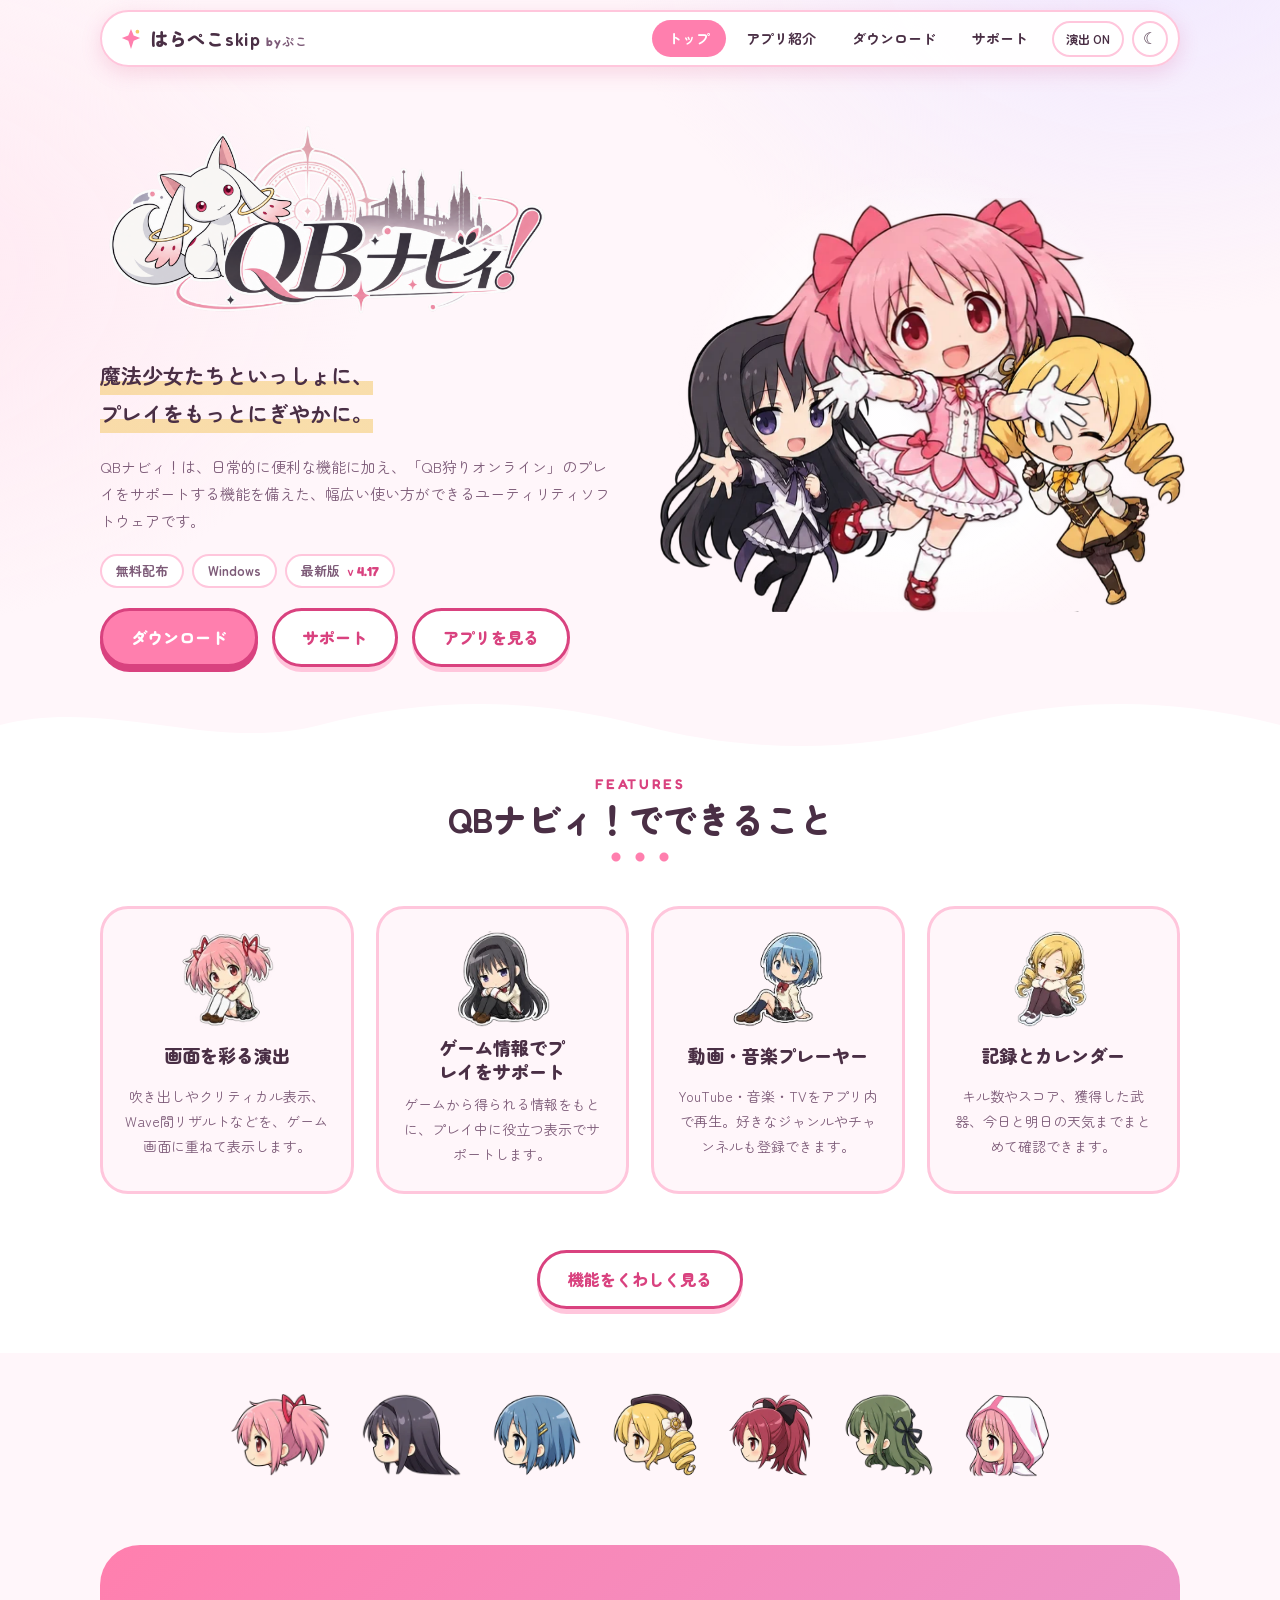
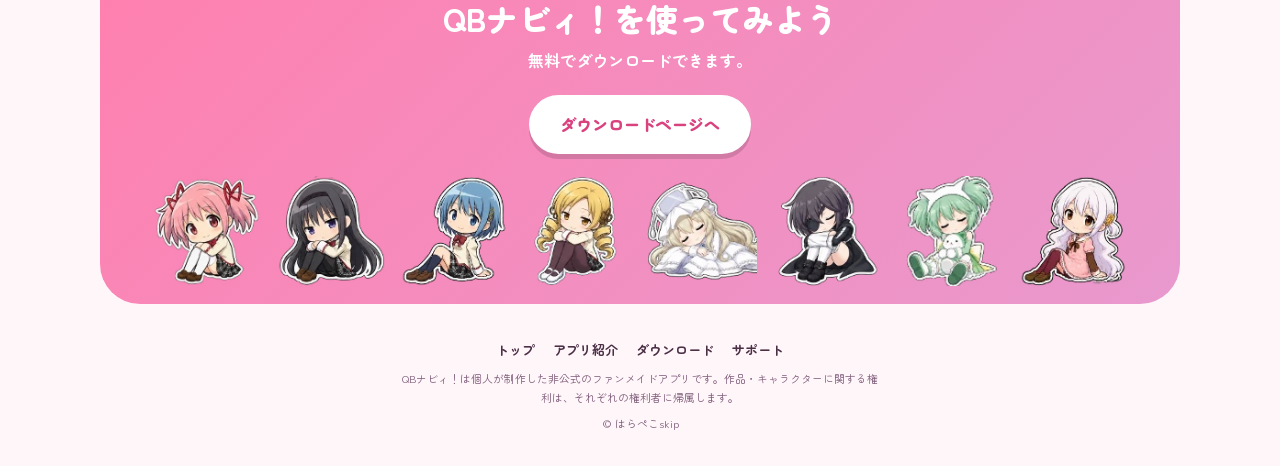
<file: index.html>
<!doctype html>
<html lang="ja">
<head>
<meta charset="utf-8">
<meta name="viewport" content="width=device-width,initial-scale=1">
<title>QBナビィ！ | はらぺこskip</title>
<meta name="description" content="日常で便利な機能と「QB狩りオンライン」のプレイサポート機能を備えたユーティリティソフト「QBナビィ！」の紹介サイト。">
<link rel="preconnect" href="https://fonts.googleapis.com"><link rel="preconnect" href="https://fonts.gstatic.com" crossorigin><link href="https://fonts.googleapis.com/css2?family=Fredoka:wght@500;600&family=Zen+Maru+Gothic:wght@500;700;900&display=swap" rel="stylesheet">
<link rel="stylesheet" href="assets/css/style.css">
</head>
<body>
<canvas id="sparkles" aria-hidden="true"></canvas>
<header class="site-header">
  <a class="brand" href="index.html"><svg viewBox="0 0 24 24" aria-hidden="true"><path fill="#ff7fae" d="M12 1l2.9 7.1L22 11l-7.1 2.9L12 23l-2.9-9.1L2 11l7.1-2.9z"/><circle cx="19" cy="4" r="2" fill="#f3c969"/></svg><span>はらぺこskip <small>byぷこ</small></span></a>
  <nav class="site-nav" aria-label="メインメニュー">
    <a href="index.html" aria-current="page">トップ</a><a href="features.html">アプリ紹介</a><a href="download.html">ダウンロード</a><a href="support.html">サポート</a>
    <button class="motion-btn" type="button" aria-pressed="true">演出 ON</button><button class="theme-btn" type="button" aria-label="ダークモードにする">☾</button>
  </nav>
</header>
<div class="wrap">
<main>
<section class="hero">
  <div class="hero-copy">
    <h1 class="logo-h"><img class="hero-logo" src="assets/img/logo.png" alt="QBナビィ！" width="800" height="400"></h1>
    <p class="hero-lead"><span>魔法少女たちといっしょに、</span><br><span>プレイをもっとにぎやかに。</span></p>
    <p class="hero-sub">QBナビィ！は、日常的に便利な機能に加え、「QB狩りオンライン」のプレイをサポートする機能を備えた、幅広い使い方ができるユーティリティソフトウェアです。</p>
    <div class="badges"><span class="badge">無料配布</span><span class="badge">Windows</span><span class="badge">最新版 <b>ｖ4.17</b></span></div>
    <div class="btn-row">
      <a class="btn btn-primary" href="download.html">ダウンロード</a>
      <a class="btn btn-ghost" href="support.html">サポート</a>
      <a class="btn btn-ghost" href="features.html">アプリを見る</a>
    </div>
  </div>
  <div class="stage" aria-label="キャラクターをタップするとふきだしが出ます">
    <canvas id="stage-fx" aria-hidden="true"></canvas>
    <span class="bubble" role="status" aria-live="polite"></span>
    <button class="ch ch-l" type="button" aria-label="ふきだしを出す"><img src="assets/img/chars/homura_2.webp" alt=""></button>
    <button class="ch ch-r" type="button" aria-label="ふきだしを出す"><img src="assets/img/chars/mami_3.webp" alt=""></button>
    <button class="ch ch-main" type="button" aria-label="ふきだしを出す"><img src="assets/img/chars/madoka_1.webp" alt=""></button>
  </div>
</section>
<svg class="wave" viewBox="0 0 1440 56" preserveAspectRatio="none" aria-hidden="true"><path d="M0 30 C120 2 240 58 360 30 S600 2 720 30 S960 58 1080 30 S1320 2 1440 30 V56 H0 Z"/></svg>
<div class="band">
  <div class="sec-title" style="padding-top:20px"><span class="en">FEATURES</span><h2>QBナビィ！でできること</h2></div>
  <div class="pickup">
    <div class="pick"><img src="assets/img/chibi/madoka.webp" alt="" width="96" height="96"><h3>画面を彩る演出</h3><p>吹き出しやクリティカル表示、Wave間リザルトなどを、ゲーム画面に重ねて表示します。</p></div>
    <div class="pick"><img src="assets/img/chibi/homura.webp" alt="" width="96" height="96"><h3>ゲーム情報でプレイをサポート</h3><p>ゲームから得られる情報をもとに、プレイ中に役立つ表示でサポートします。</p></div>
    <div class="pick"><img src="assets/img/chibi/aosaya.webp" alt="" width="96" height="96"><h3>動画・音楽プレーヤー</h3><p>YouTube・音楽・TVをアプリ内で再生。好きなジャンルやチャンネルも登録できます。</p></div>
    <div class="pick"><img src="assets/img/chibi/mami.webp" alt="" width="96" height="96"><h3>記録とカレンダー</h3><p>キル数やスコア、獲得した武器、今日と明日の天気までまとめて確認できます。</p></div>
  </div>
  <p class="pick-note"><a class="btn btn-ghost" href="features.html">機能をくわしく見る</a></p>
</div>
<section class="faces" aria-label="キャラクター">
  <img src="assets/img/faces/face_01.webp" alt="" height="84"><img src="assets/img/faces/face_02.webp" alt="" height="84"><img src="assets/img/faces/face_03.webp" alt="" height="84"><img src="assets/img/faces/face_04.webp" alt="" height="84"><img src="assets/img/faces/face_05.webp" alt="" height="84"><img src="assets/img/faces/face_07.webp" alt="" height="84"><img src="assets/img/faces/face_12.webp" alt="" height="84">
</section>
<section class="cta">
  <h2>QBナビィ！を使ってみよう</h2>
  <p>無料でダウンロードできます。</p>
  <a class="btn" href="download.html">ダウンロードページへ</a>
  <div class="cta-row"><img src="assets/img/chibi/madoka.webp" alt=""><img src="assets/img/chibi/homura.webp" alt=""><img src="assets/img/chibi/aosaya.webp" alt=""><img src="assets/img/chibi/mami.webp" alt=""><img src="assets/img/chibi/oriko.webp" alt=""><img src="assets/img/chibi/kirika.webp" alt=""><img src="assets/img/chibi/yuma.webp" alt=""><img src="assets/img/chibi/nagisa.webp" alt=""></div>
</section>
</main>
</div>
<footer class="site-footer">
  <div class="f-nav"><a href="index.html">トップ</a><a href="features.html">アプリ紹介</a><a href="download.html">ダウンロード</a><a href="support.html">サポート</a></div>
  <small>QBナビィ！は個人が制作した非公式のファンメイドアプリです。作品・キャラクターに関する権利は、それぞれの権利者に帰属します。</small>
  <small>© はらぺこskip</small>
</footer>
<script src="assets/js/main.js"></script>
</body>
</html>
</file>
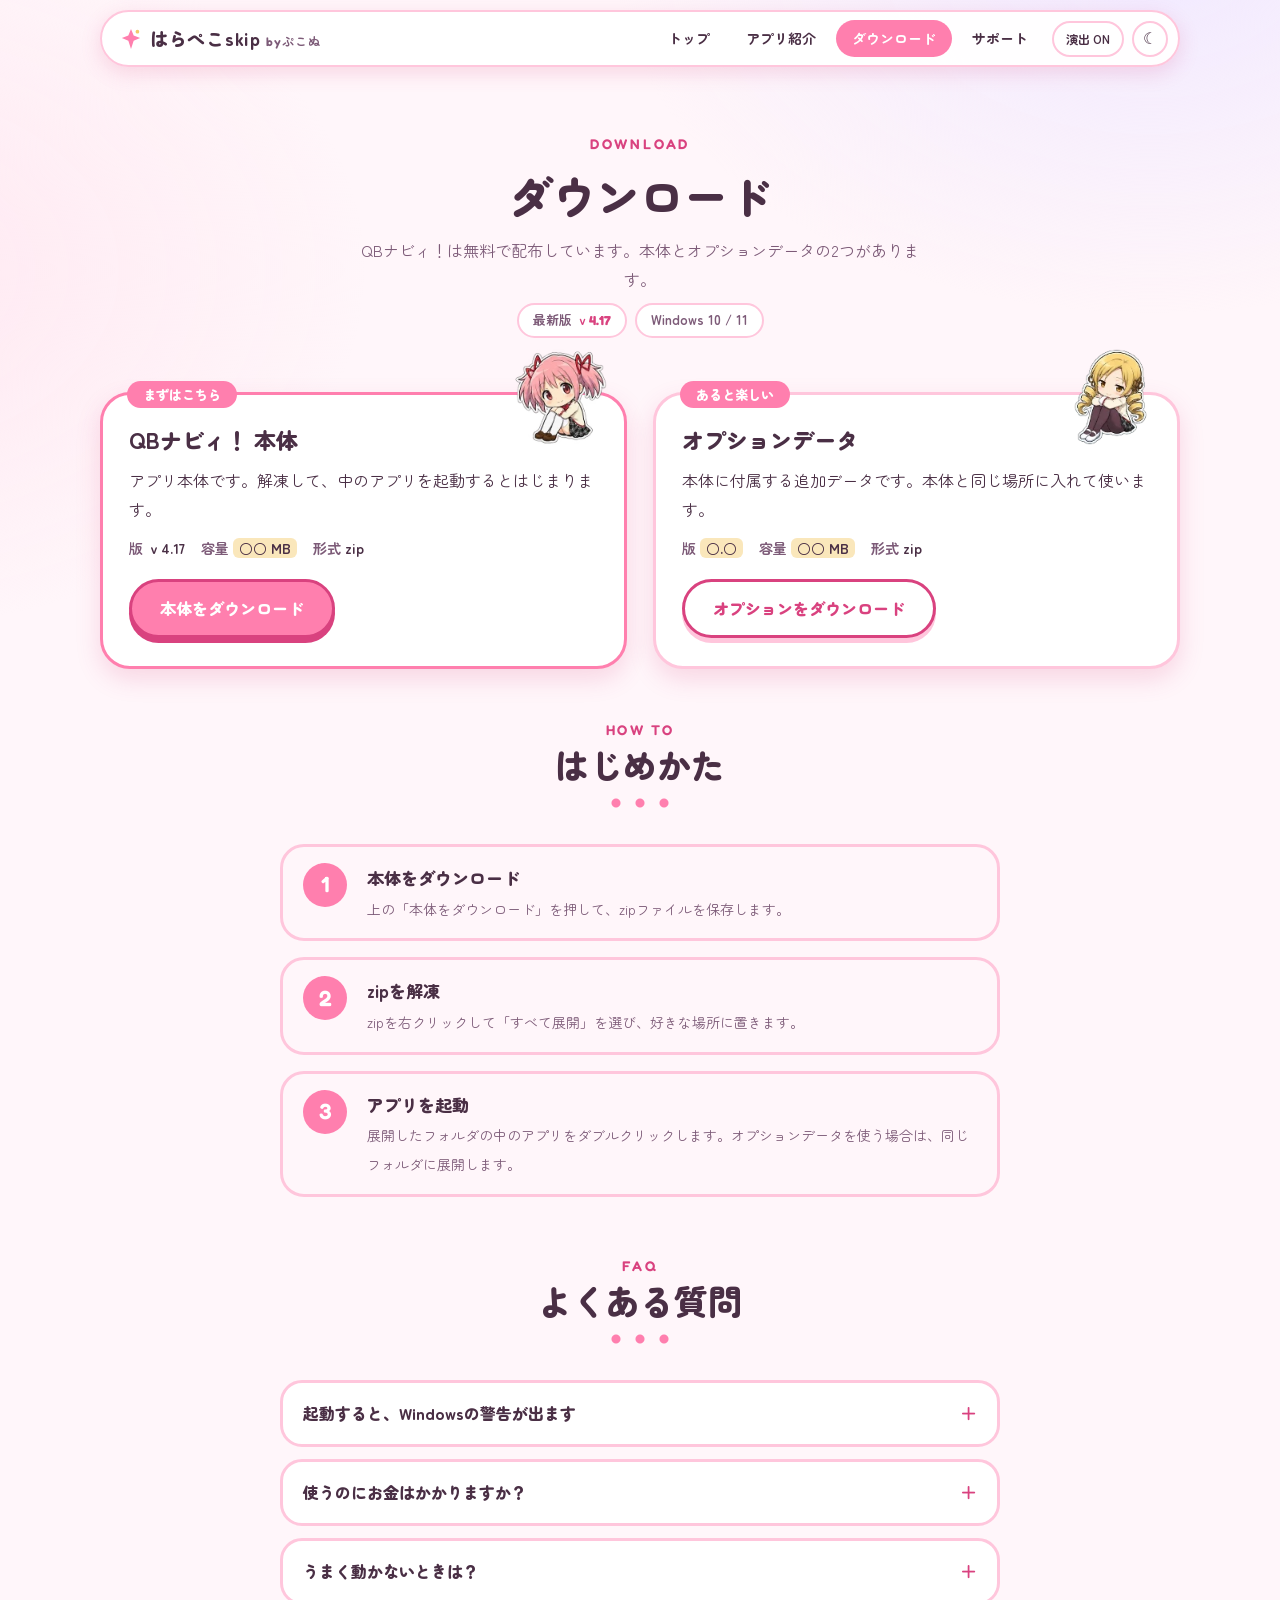
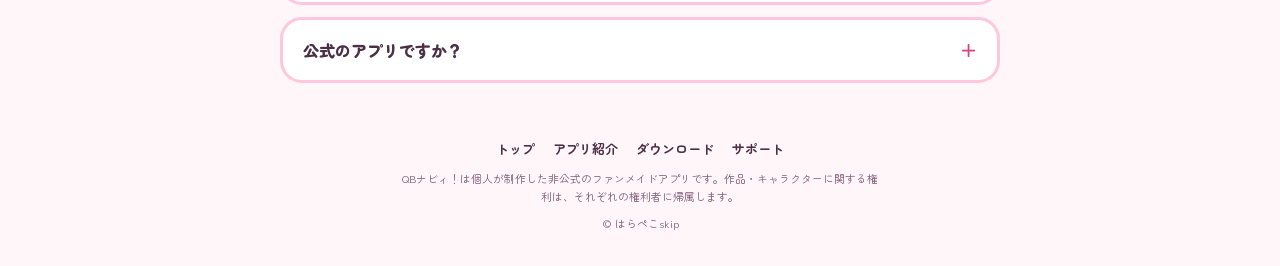
<file: download.html>
<!doctype html>
<html lang="ja">
<head>
<meta charset="utf-8">
<meta name="viewport" content="width=device-width,initial-scale=1">
<title>ダウンロード | QBナビィ！ | はらぺこskip</title>
<meta name="description" content="QBナビィ！の本体とオプションデータの無料ダウンロード。">
<link rel="preconnect" href="https://fonts.googleapis.com"><link rel="preconnect" href="https://fonts.gstatic.com" crossorigin><link href="https://fonts.googleapis.com/css2?family=Fredoka:wght@500;600&family=Zen+Maru+Gothic:wght@500;700;900&display=swap" rel="stylesheet">
<link rel="stylesheet" href="assets/css/style.css">
</head>
<body>
<canvas id="sparkles" aria-hidden="true"></canvas>
<header class="site-header">
  <a class="brand" href="index.html"><svg viewBox="0 0 24 24" aria-hidden="true"><path fill="#ff7fae" d="M12 1l2.9 7.1L22 11l-7.1 2.9L12 23l-2.9-9.1L2 11l7.1-2.9z"/><circle cx="19" cy="4" r="2" fill="#f3c969"/></svg><span>はらぺこskip <small>byぷこぬ</small></span></a>
  <nav class="site-nav" aria-label="メインメニュー">
    <a href="index.html">トップ</a><a href="features.html">アプリ紹介</a><a href="download.html" aria-current="page">ダウンロード</a><a href="support.html">サポート</a>
    <button class="motion-btn" type="button" aria-pressed="true">演出 ON</button><button class="theme-btn" type="button" aria-label="ダークモードにする">☾</button>
  </nav>
</header>
<div class="wrap">
<main>
<div class="page-head">
  <span class="en">DOWNLOAD</span>
  <h1>ダウンロード</h1>
  <p>QBナビィ！は無料で配布しています。本体とオプションデータの2つがあります。</p>
  <div class="badges"><span class="badge">最新版 <b>ｖ4.17</b></span><span class="badge">Windows 10 / 11</span></div>
</div>
<div class="dl-grid" style="padding-top:34px">
  <article class="dl-card main">
    <span class="ribbon">まずはこちら</span>
    <img class="chibi" src="assets/img/chibi/madoka.webp" alt="">
    <h2>QBナビィ！ 本体</h2>
    <p>アプリ本体です。解凍して、中のアプリを起動するとはじまります。</p>
    <div class="dl-meta"><span>版 <b>ｖ4.17</b></span><span>容量 <b class="ph">○○ MB</b></span><span>形式 <b>zip</b></span></div>
    <a class="btn btn-primary" href="downloads/QBnavi_main.zip" download>本体をダウンロード</a>
  </article>
  <article class="dl-card">
    <span class="ribbon">あると楽しい</span>
    <img class="chibi" src="assets/img/chibi/mami.webp" alt="">
    <h2>オプションデータ</h2>
    <p>本体に付属する追加データです。本体と同じ場所に入れて使います。</p>
    <div class="dl-meta"><span>版 <b class="ph">○.○</b></span><span>容量 <b class="ph">○○ MB</b></span><span>形式 <b>zip</b></span></div>
    <a class="btn btn-ghost" href="downloads/QBnavi_option.zip" download>オプションをダウンロード</a>
  </article>
</div>
<div class="sec-title"><span class="en">HOW TO</span><h2>はじめかた</h2></div>
<ol class="steps">
  <li><div><b>本体をダウンロード</b><span>上の「本体をダウンロード」を押して、zipファイルを保存します。</span></div></li>
  <li><div><b>zipを解凍</b><span>zipを右クリックして「すべて展開」を選び、好きな場所に置きます。</span></div></li>
  <li><div><b>アプリを起動</b><span>展開したフォルダの中のアプリをダブルクリックします。オプションデータを使う場合は、同じフォルダに展開します。</span></div></li>
</ol>
<div class="sec-title" style="margin-top:56px"><span class="en">FAQ</span><h2>よくある質問</h2></div>
<div class="faq">
  <details><summary>起動すると、Windowsの警告が出ます</summary><p>個人で配布しているアプリのため、Windowsが「発行元を確認できません」と表示することがあります。配布元がこのサイトであることを確認したうえで、「詳細情報」から実行してください。</p></details>
  <details><summary>使うのにお金はかかりますか？</summary><p>かかりません。本体もオプションデータも無料で配布しています。</p></details>
  <details><summary>うまく動かないときは？</summary><p>バージョンと症状を書いて、<a href="support.html">サポート</a>の掲示板に投稿してください。</p></details>
  <details><summary>公式のアプリですか？</summary><p>いいえ。個人が制作した非公式のファンメイドアプリです。</p></details>
</div>
</main>
</div>
<footer class="site-footer">
  <div class="f-nav"><a href="index.html">トップ</a><a href="features.html">アプリ紹介</a><a href="download.html">ダウンロード</a><a href="support.html">サポート</a></div>
  <small>QBナビィ！は個人が制作した非公式のファンメイドアプリです。作品・キャラクターに関する権利は、それぞれの権利者に帰属します。</small>
  <small>© はらぺこskip</small>
</footer>
<script src="assets/js/main.js"></script>
</body>
</html>
</file>
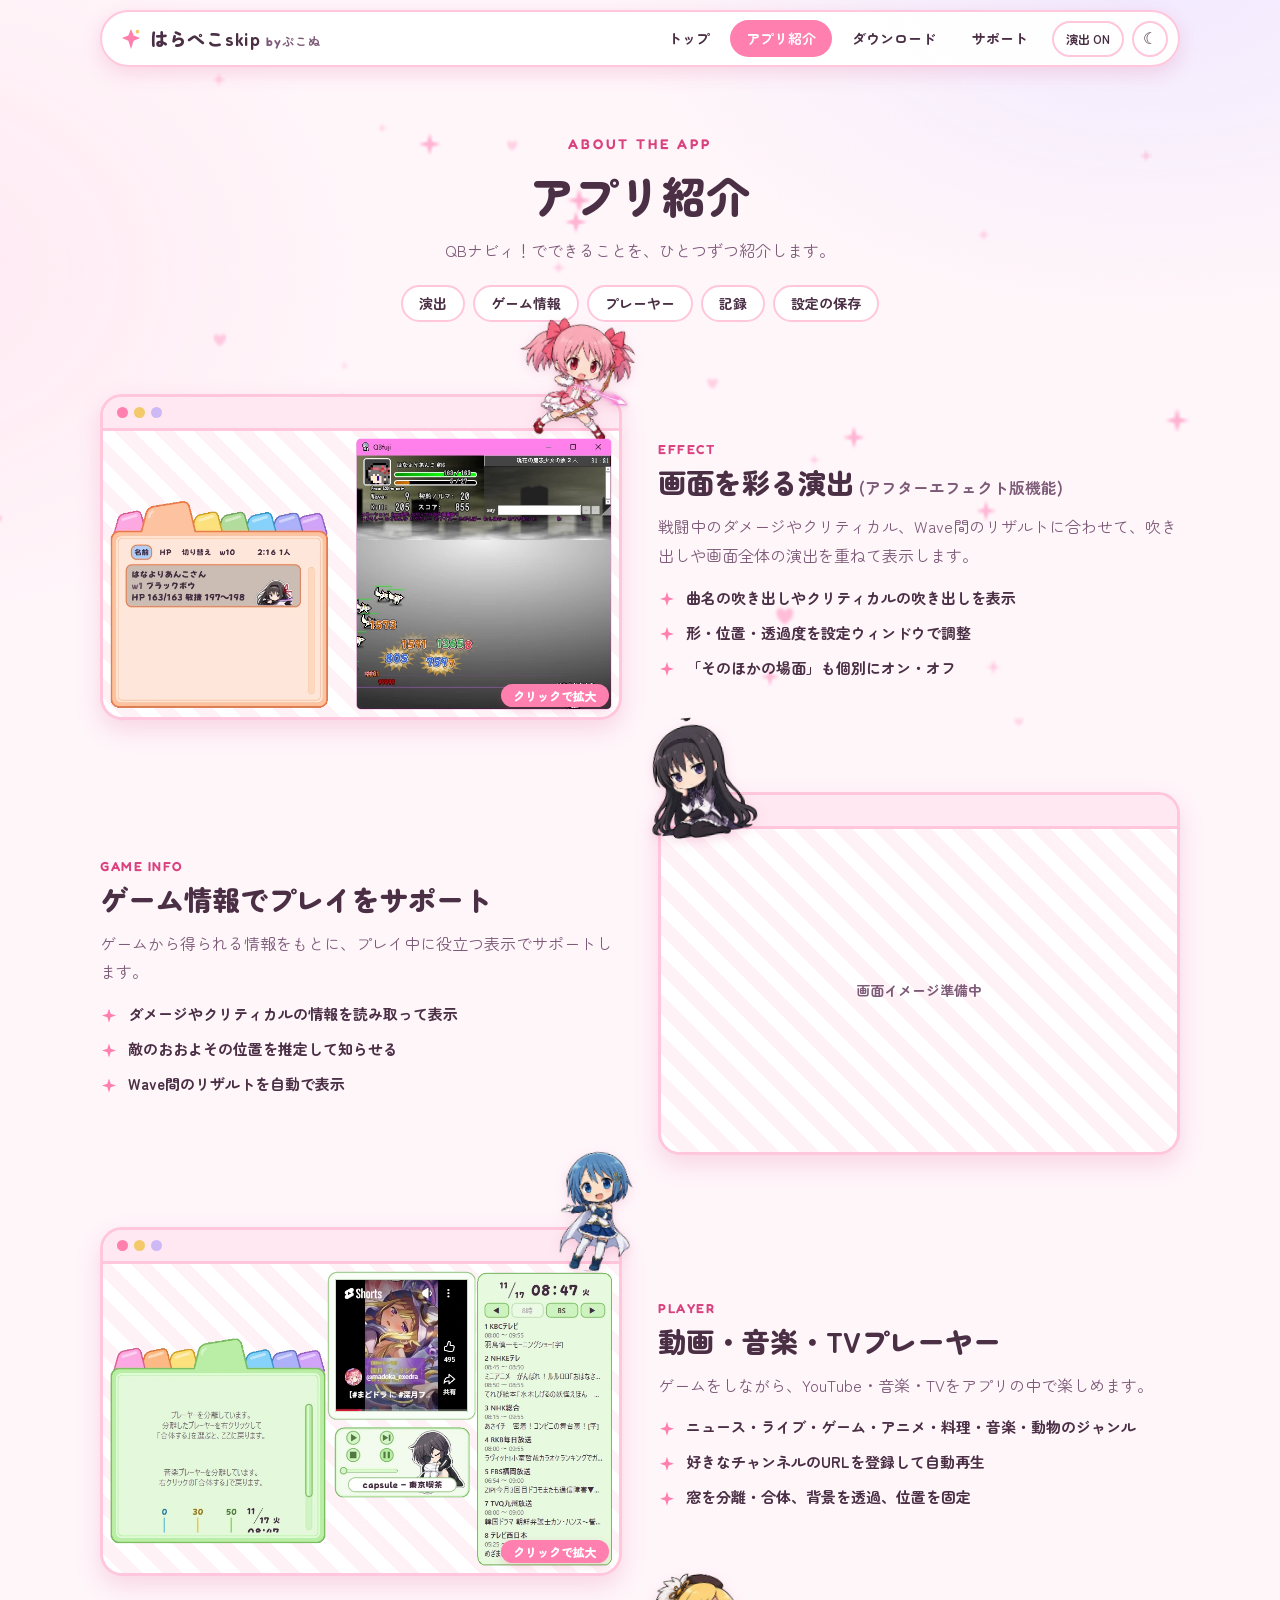
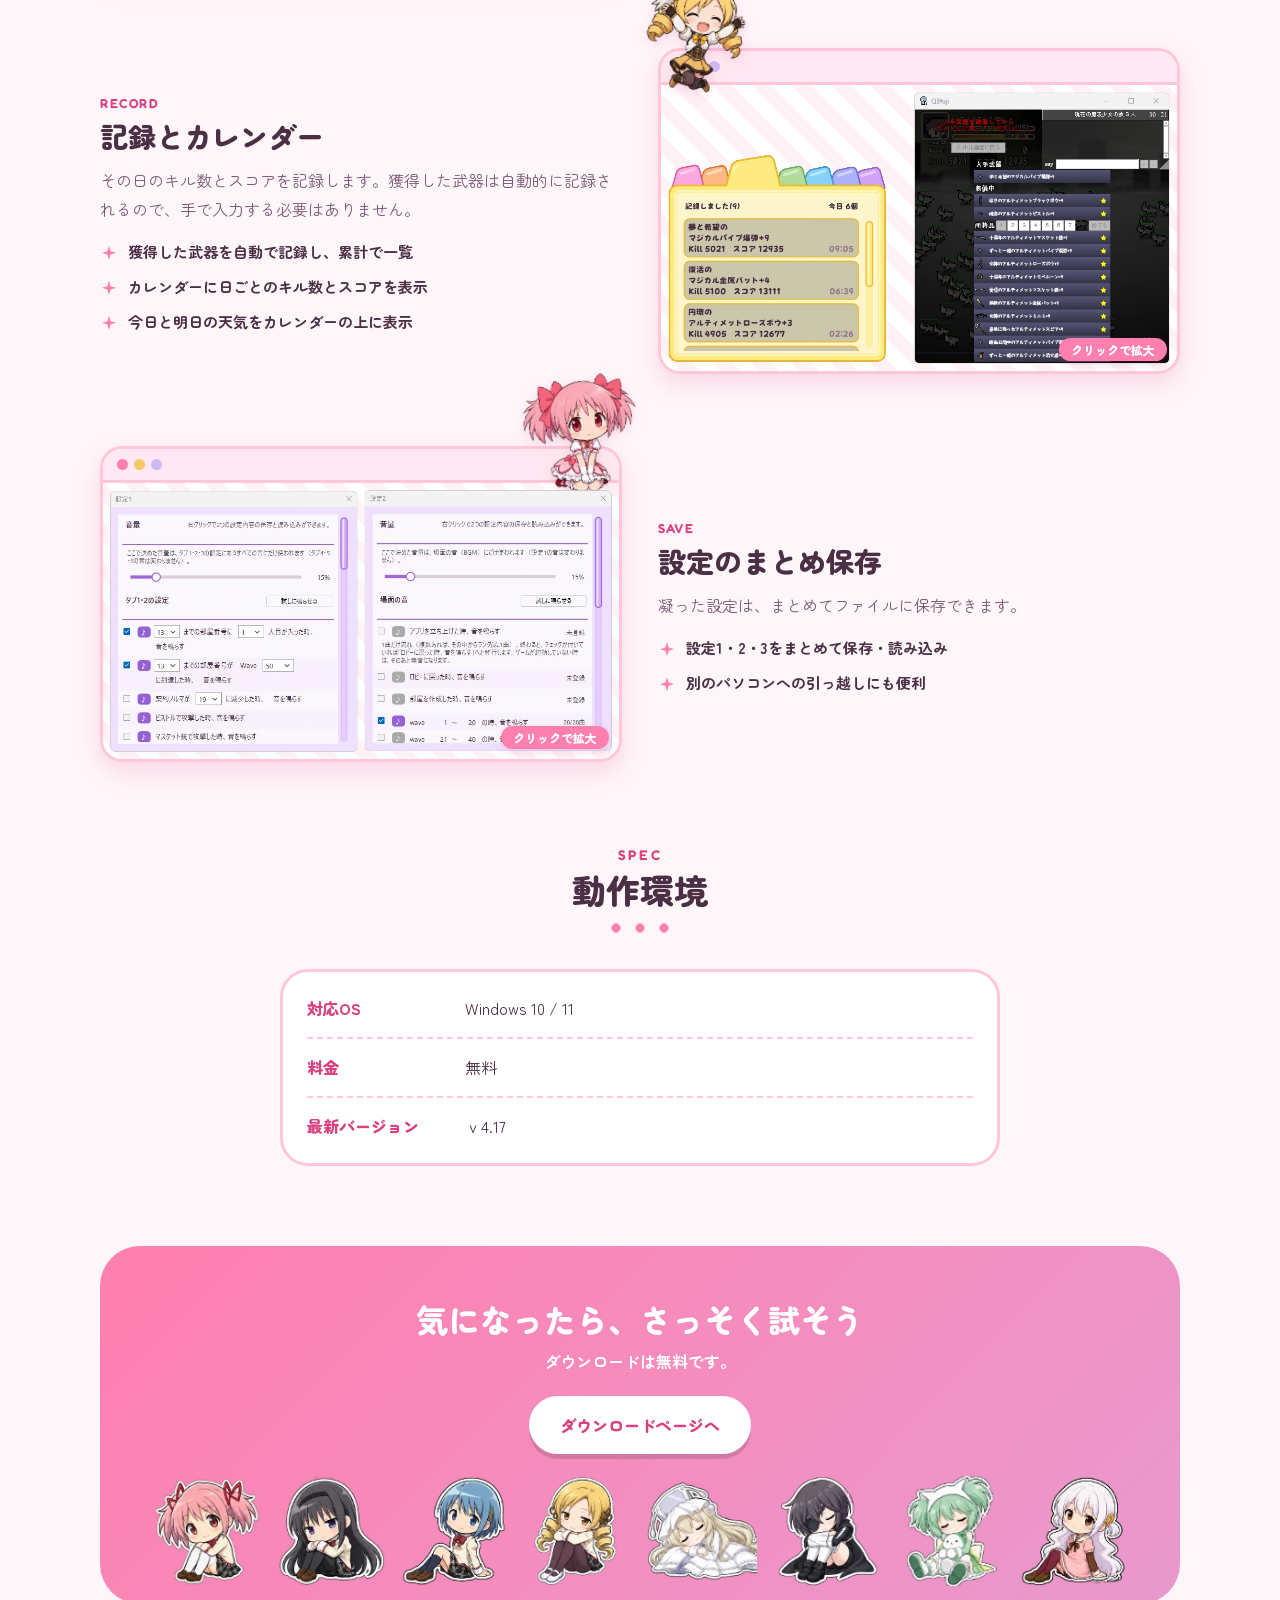
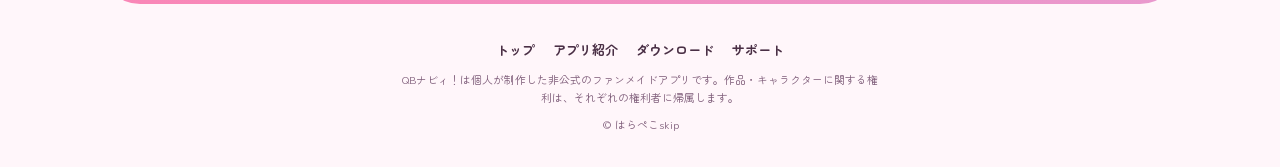
<file: features.html>
<!doctype html>
<html lang="ja">
<head>
<meta charset="utf-8">
<meta name="viewport" content="width=device-width,initial-scale=1">
<title>アプリ紹介 | QBナビィ！ | はらぺこskip</title>
<meta name="description" content="QBナビィ！でできることの紹介。">
<link rel="preconnect" href="https://fonts.googleapis.com"><link rel="preconnect" href="https://fonts.gstatic.com" crossorigin><link href="https://fonts.googleapis.com/css2?family=Fredoka:wght@500;600&family=Zen+Maru+Gothic:wght@500;700;900&display=swap" rel="stylesheet">
<link rel="stylesheet" href="assets/css/style.css">
</head>
<body>
<canvas id="sparkles" aria-hidden="true"></canvas>
<header class="site-header">
  <a class="brand" href="index.html"><svg viewBox="0 0 24 24" aria-hidden="true"><path fill="#ff7fae" d="M12 1l2.9 7.1L22 11l-7.1 2.9L12 23l-2.9-9.1L2 11l7.1-2.9z"/><circle cx="19" cy="4" r="2" fill="#f3c969"/></svg><span>はらぺこskip <small>byぷこぬ</small></span></a>
  <nav class="site-nav" aria-label="メインメニュー">
    <a href="index.html">トップ</a><a href="features.html" aria-current="page">アプリ紹介</a><a href="download.html">ダウンロード</a><a href="support.html">サポート</a>
    <button class="motion-btn" type="button" aria-pressed="true">演出 ON</button><button class="theme-btn" type="button" aria-label="ダークモードにする">☾</button>
  </nav>
</header>
<div class="wrap">
<main>
<div class="page-head">
  <span class="en">ABOUT THE APP</span>
  <h1>アプリ紹介</h1>
  <p>QBナビィ！でできることを、ひとつずつ紹介します。</p>
</div>
<nav class="chips" aria-label="機能の目次">
  <a href="#f-effect">演出</a><a href="#f-info">ゲーム情報</a><a href="#f-player">プレーヤー</a><a href="#f-record">記録</a><a href="#f-save">設定の保存</a>
</nav>
<section class="feature" id="f-effect">
  <div class="shot">
    <img class="peek" src="assets/img/chars/madoka_5.webp" alt="">
    <div class="shot-bar"><i></i><i></i><i></i></div>
    <div class="shot-body has-img"><button class="zoom" type="button" aria-label="画面を彩る演出の画像を拡大する"><img src="assets/img/shots/001_critical.webp" alt="画面を彩る演出" loading="lazy"><span class="zoom-hint">クリックで拡大</span></button></div>
  </div>
  <div>
    <span class="f-tag">EFFECT</span>
    <h2>画面を彩る演出<small>(アフターエフェクト版機能)</small></h2>
    <p>戦闘中のダメージやクリティカル、Wave間のリザルトに合わせて、吹き出しや画面全体の演出を重ねて表示します。</p>
    <ul class="points"><li>曲名の吹き出しやクリティカルの吹き出しを表示</li><li>形・位置・透過度を設定ウィンドウで調整</li><li>「そのほかの場面」も個別にオン・オフ</li></ul>
  </div>
</section>
<section class="feature" id="f-info">
  <div class="shot">
    <img class="peek" src="assets/img/chars/homura_4.webp" alt="">
    <div class="shot-bar"><i></i><i></i><i></i></div>
    <div class="shot-body"><span>画面イメージ準備中</span></div>
  </div>
  <div>
    <span class="f-tag">GAME INFO</span>
    <h2>ゲーム情報でプレイをサポート</h2>
    <p>ゲームから得られる情報をもとに、プレイ中に役立つ表示でサポートします。</p>
    <ul class="points"><li>ダメージやクリティカルの情報を読み取って表示</li><li>敵のおおよその位置を推定して知らせる</li><li>Wave間のリザルトを自動で表示</li></ul>
  </div>
</section>
<section class="feature" id="f-player">
  <div class="shot">
    <img class="peek" src="assets/img/chars/sayaka_1.webp" alt="">
    <div class="shot-bar"><i></i><i></i><i></i></div>
    <div class="shot-body has-img"><button class="zoom" type="button" aria-label="動画・音楽・TVプレーヤーの画像を拡大する"><img src="assets/img/shots/003_player.webp" alt="動画・音楽・TVプレーヤー" loading="lazy"><span class="zoom-hint">クリックで拡大</span></button></div>
  </div>
  <div>
    <span class="f-tag">PLAYER</span>
    <h2>動画・音楽・TVプレーヤー</h2>
    <p>ゲームをしながら、YouTube・音楽・TVをアプリの中で楽しめます。</p>
    <ul class="points"><li>ニュース・ライブ・ゲーム・アニメ・料理・音楽・動物のジャンル</li><li>好きなチャンネルのURLを登録して自動再生</li><li>窓を分離・合体、背景を透過、位置を固定</li></ul>
  </div>
</section>
<section class="feature" id="f-record">
  <div class="shot">
    <img class="peek" src="assets/img/chars/mami_6.webp" alt="">
    <div class="shot-bar"><i></i><i></i><i></i></div>
    <div class="shot-body has-img"><button class="zoom" type="button" aria-label="記録とカレンダーの画像を拡大する"><img src="assets/img/shots/004_buki.webp" alt="記録とカレンダー" loading="lazy"><span class="zoom-hint">クリックで拡大</span></button></div>
  </div>
  <div>
    <span class="f-tag">RECORD</span>
    <h2>記録とカレンダー</h2>
    <p>その日のキル数とスコアを記録します。獲得した武器は自動的に記録されるので、手で入力する必要はありません。</p>
    <ul class="points"><li>獲得した武器を自動で記録し、累計で一覧</li><li>カレンダーに日ごとのキル数とスコアを表示</li><li>今日と明日の天気をカレンダーの上に表示</li></ul>
  </div>
</section>
<section class="feature" id="f-save">
  <div class="shot">
    <img class="peek" src="assets/img/chars/madoka_2.webp" alt="">
    <div class="shot-bar"><i></i><i></i><i></i></div>
    <div class="shot-body has-img"><button class="zoom" type="button" aria-label="設定のまとめ保存の画像を拡大する"><img src="assets/img/shots/005_settei.webp" alt="設定のまとめ保存" loading="lazy"><span class="zoom-hint">クリックで拡大</span></button></div>
  </div>
  <div>
    <span class="f-tag">SAVE</span>
    <h2>設定のまとめ保存</h2>
    <p>凝った設定は、まとめてファイルに保存できます。</p>
    <ul class="points"><li>設定1・2・3をまとめて保存・読み込み</li><li>別のパソコンへの引っ越しにも便利</li></ul>
  </div>
</section>
<section class="spec">
  <div class="sec-title"><span class="en">SPEC</span><h2>動作環境</h2></div>
  <dl class="spec-card">
    <div class="spec-row"><dt>対応OS</dt><dd>Windows 10 / 11</dd></div>
    <div class="spec-row"><dt>料金</dt><dd>無料</dd></div>
    <div class="spec-row"><dt>最新バージョン</dt><dd>ｖ4.17</dd></div>
  </dl>
</section>
<section class="cta"><h2>気になったら、さっそく試そう</h2><p>ダウンロードは無料です。</p><a class="btn" href="download.html">ダウンロードページへ</a><div class="cta-row"><img src="assets/img/chibi/madoka.webp" alt=""><img src="assets/img/chibi/homura.webp" alt=""><img src="assets/img/chibi/aosaya.webp" alt=""><img src="assets/img/chibi/mami.webp" alt=""><img src="assets/img/chibi/oriko.webp" alt=""><img src="assets/img/chibi/kirika.webp" alt=""><img src="assets/img/chibi/yuma.webp" alt=""><img src="assets/img/chibi/nagisa.webp" alt=""></div></section>
</main>
</div>
<footer class="site-footer">
  <div class="f-nav"><a href="index.html">トップ</a><a href="features.html">アプリ紹介</a><a href="download.html">ダウンロード</a><a href="support.html">サポート</a></div>
  <small>QBナビィ！は個人が制作した非公式のファンメイドアプリです。作品・キャラクターに関する権利は、それぞれの権利者に帰属します。</small>
  <small>© はらぺこskip</small>
</footer>
<script src="assets/js/main.js"></script>
</body>
</html>
</file>
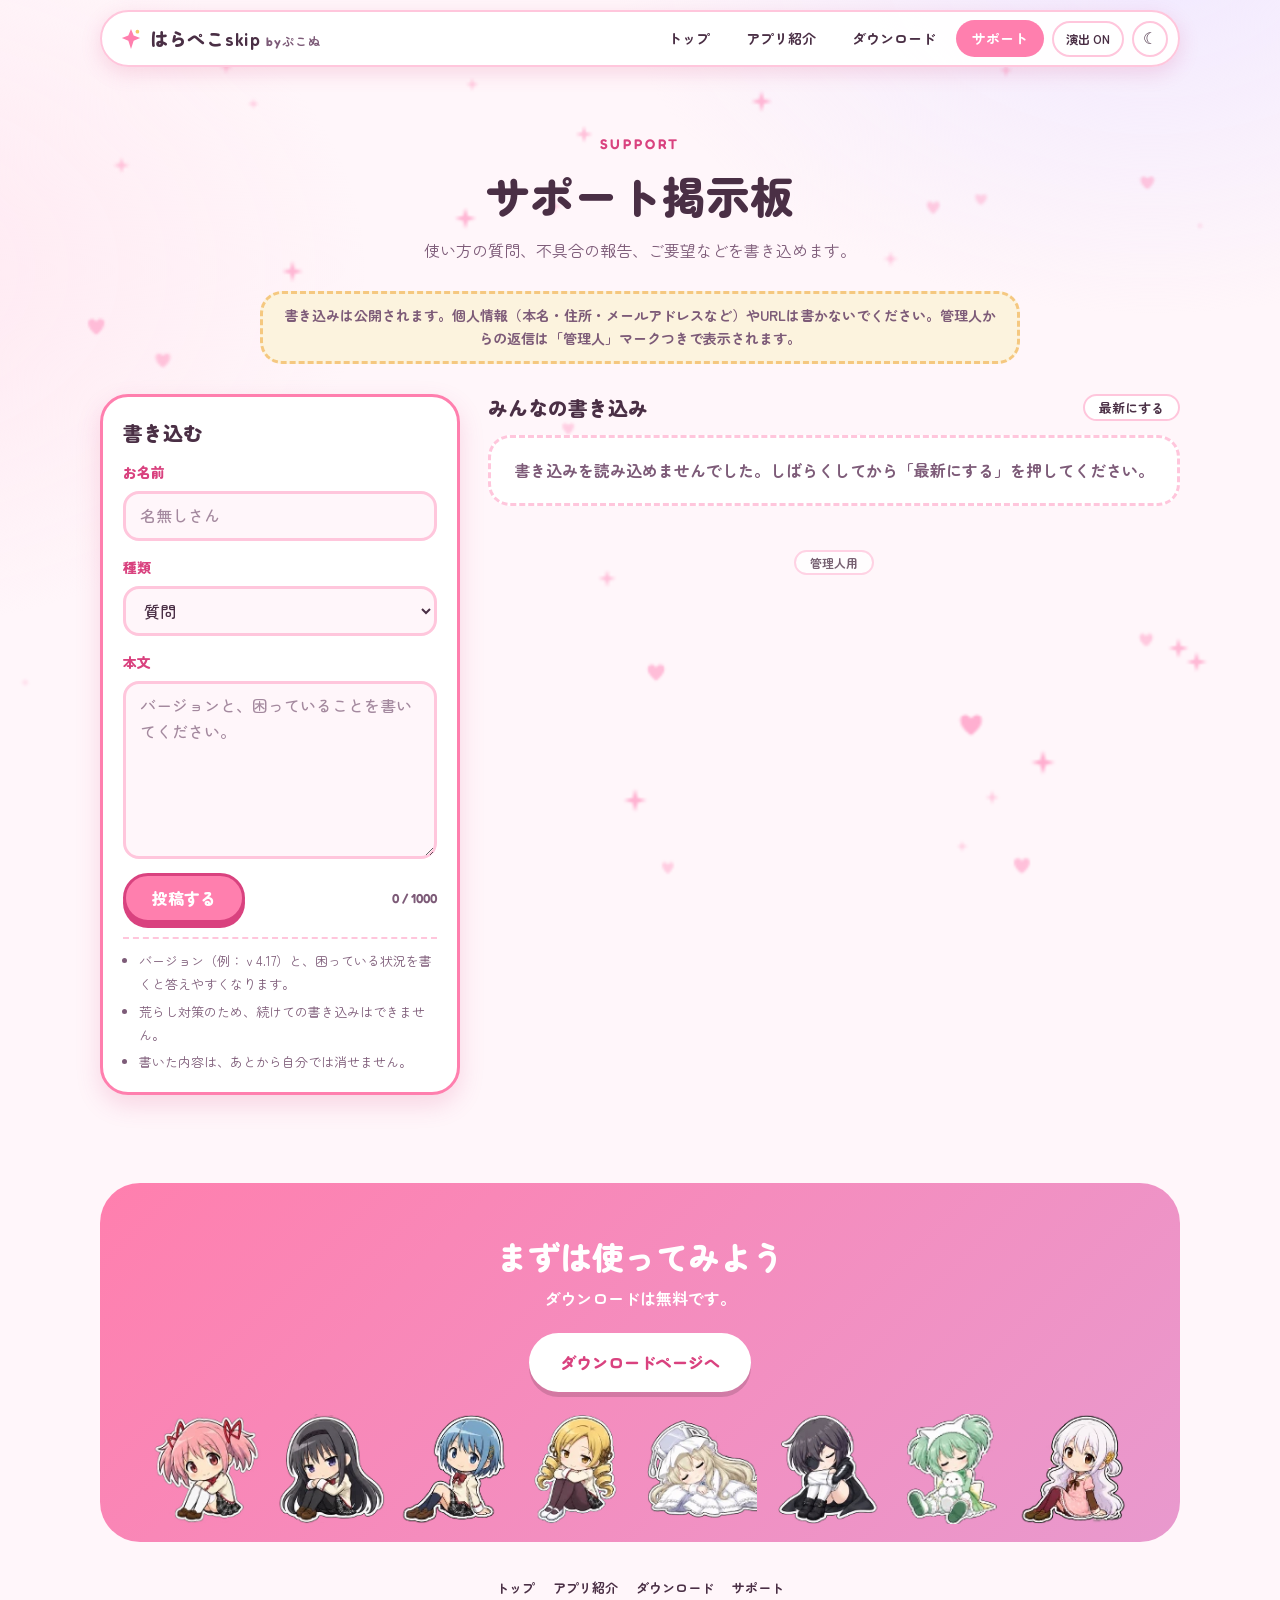
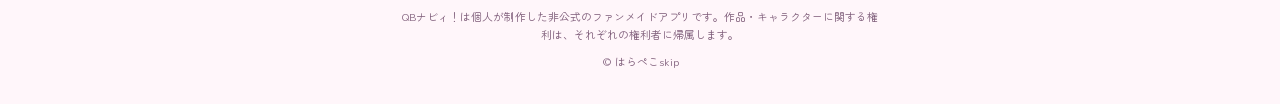
<file: support.html>
<!doctype html>
<html lang="ja">
<head>
<meta charset="utf-8">
<meta name="viewport" content="width=device-width,initial-scale=1">
<title>サポート | QBナビィ！ | はらぺこskip</title>
<meta name="description" content="QBナビィ！のサポート掲示板。">
<link rel="preconnect" href="https://fonts.googleapis.com"><link rel="preconnect" href="https://fonts.gstatic.com" crossorigin><link href="https://fonts.googleapis.com/css2?family=Fredoka:wght@500;600&family=Zen+Maru+Gothic:wght@500;700;900&display=swap" rel="stylesheet">
<link rel="stylesheet" href="assets/css/style.css">
</head>
<body>
<canvas id="sparkles" aria-hidden="true"></canvas>
<header class="site-header">
  <a class="brand" href="index.html"><svg viewBox="0 0 24 24" aria-hidden="true"><path fill="#ff7fae" d="M12 1l2.9 7.1L22 11l-7.1 2.9L12 23l-2.9-9.1L2 11l7.1-2.9z"/><circle cx="19" cy="4" r="2" fill="#f3c969"/></svg><span>はらぺこskip <small>byぷこぬ</small></span></a>
  <nav class="site-nav" aria-label="メインメニュー">
    <a href="index.html">トップ</a><a href="features.html">アプリ紹介</a><a href="download.html">ダウンロード</a><a href="support.html" aria-current="page">サポート</a>
    <button class="motion-btn" type="button" aria-pressed="true">演出 ON</button><button class="theme-btn" type="button" aria-label="ダークモードにする">☾</button>
  </nav>
</header>
<div class="wrap">
<main>
<div class="page-head">
  <span class="en">SUPPORT</span>
  <h1>サポート掲示板</h1>
  <p>使い方の質問、不具合の報告、ご要望などを書き込めます。</p>
</div>
<p class="notice" id="bbs-notice">書き込みは公開されます。個人情報（本名・住所・メールアドレスなど）やURLは書かないでください。管理人からの返信は「管理人」マークつきで表示されます。</p>
<div class="bbs">
  <form class="bbs-form" id="bbs-form" autocomplete="off">
    <h2>書き込む</h2>
    <label for="bbs-name">お名前<input id="bbs-name" name="name" type="text" maxlength="30" placeholder="名無しさん"></label>
    <label for="bbs-cat">種類<select id="bbs-cat" name="cat"><option>質問</option><option>不具合</option><option>要望</option><option>その他</option></select></label>
    <label for="bbs-body">本文<textarea id="bbs-body" name="body" maxlength="1000" rows="6" placeholder="バージョンと、困っていることを書いてください。"></textarea></label>
    <div class="hp" aria-hidden="true"><label>ここは空のままにしてください<input type="text" name="website" tabindex="-1" autocomplete="off"></label></div>
    <div class="bbs-actions"><button class="btn btn-primary" type="submit">投稿する</button><span class="bbs-count" id="bbs-count">0 / 1000</span></div>
    <p class="bbs-msg" id="bbs-msg" role="status" aria-live="polite"></p>
    <ul class="bbs-rules">
      <li>バージョン（例：ｖ4.17）と、困っている状況を書くと答えやすくなります。</li>
      <li>荒らし対策のため、続けての書き込みはできません。</li>
      <li>書いた内容は、あとから自分では消せません。</li>
    </ul>
  </form>
  <section class="bbs-list" id="bbs-posts" aria-label="投稿一覧">
    <div class="bbs-list-head"><h2>みんなの書き込み</h2><button class="btn-mini" type="button" id="bbs-reload">最新にする</button></div>
    <p class="bbs-status" id="bbs-status" role="status" hidden></p>
    <div class="post-list" id="bbs-samples">
      <article class="post"><img class="av" src="assets/img/faces/face_01.webp" alt=""><div><div class="post-top"><b>サンプルさん</b><span class="tag" data-cat="質問">質問</span><span class="tag sample">サンプル</span><span>2026/11/17 10:00</span></div><p>オプションデータは、本体と同じフォルダに入れればよいですか？</p></div></article>
      <article class="post"><img class="av" src="assets/img/faces/face_03.webp" alt=""><div><div class="post-top"><b>サンプルさん</b><span class="tag" data-cat="不具合">不具合</span><span class="tag sample">サンプル</span><span>2026/11/16 21:30</span></div><p>起動直後に設定ウィンドウが開かないことがありました。バージョンは ｖ4.17 です。</p></div></article>
      <article class="post"><img class="av" src="assets/img/faces/face_12.webp" alt=""><div><div class="post-top"><b>サンプルさん</b><span class="tag" data-cat="要望">要望</span><span class="tag sample">サンプル</span><span>2026/11/15 18:45</span></div><p>効果音を、もっと細かく選べるとうれしいです。</p></div></article>
    </div>
    <div class="post-list" id="bbs-feed"></div>
    <div class="bbs-more"><button class="btn btn-ghost" type="button" id="bbs-more" hidden>もっと見る</button></div>
    <div class="bbs-admin"><button class="btn-mini" type="button" id="bbs-admin-btn" hidden>管理人用</button></div>
  </section>
</div>
<section class="cta"><h2>まずは使ってみよう</h2><p>ダウンロードは無料です。</p><a class="btn" href="download.html">ダウンロードページへ</a><div class="cta-row"><img src="assets/img/chibi/madoka.webp" alt=""><img src="assets/img/chibi/homura.webp" alt=""><img src="assets/img/chibi/aosaya.webp" alt=""><img src="assets/img/chibi/mami.webp" alt=""><img src="assets/img/chibi/oriko.webp" alt=""><img src="assets/img/chibi/kirika.webp" alt=""><img src="assets/img/chibi/yuma.webp" alt=""><img src="assets/img/chibi/nagisa.webp" alt=""></div></section>
</main>
</div>
<footer class="site-footer">
  <div class="f-nav"><a href="index.html">トップ</a><a href="features.html">アプリ紹介</a><a href="download.html">ダウンロード</a><a href="support.html">サポート</a></div>
  <small>QBナビィ！は個人が制作した非公式のファンメイドアプリです。作品・キャラクターに関する権利は、それぞれの権利者に帰属します。</small>
  <small>© はらぺこskip</small>
</footer>
<script src="assets/js/bbs-config.js"></script>
<script src="assets/js/main.js"></script>
</body>
</html>
</file>
<file: assets/css/style.css>
/* ==========================================================
   はらぺこskip / QBナビィ！ 紹介サイト  共通スタイル
   色・フォントは :root のところでまとめて変更できます。
   レイアウト: 浮かぶ丸いナビ + 雲のような波形の区切り + ポップなカード
   ========================================================== */
:root {
  --bg: #fff6fa;
  --bg-2: #ffe8f1;
  --bg-3: #f1e9ff;
  --ink: #4a2f45;
  --ink-soft: #7d5b78;
  --pink: #ff7fae;
  --pink-deep: #d9427f;
  --lilac: #cdb9f5;
  --gold: #f3c969;
  --card: #ffffff;
  --line: #ffc6dc;
  --shadow: rgba(217, 66, 127, .18);
  --on-pink: #ffffff;
  --sparkle: #ff9cc4;
  --fx-a: #e8a21f;
  --fx-b: #46aee6;

  --font-main: "Zen Maru Gothic", "Hiragino Maru Gothic ProN", "Yu Gothic", "Meiryo", sans-serif;
  --font-deco: "Fredoka", "Zen Maru Gothic", sans-serif;
}
@media (prefers-color-scheme: dark) {
  :root:not([data-theme="light"]) {
    --bg: #241633; --bg-2: #301f44; --bg-3: #2a2050;
    --ink: #ffeaf4; --ink-soft: #d8b9d2;
    --pink: #ff8fba; --pink-deep: #ffa3c9; --lilac: #8d73d6; --gold: #f3c969;
    --card: #35224c; --line: #5d3b78; --shadow: rgba(0, 0, 0, .35);
    --on-pink: #3a1530; --sparkle: #ffc2dc; --fx-a: #ffd36b; --fx-b: #7fd0ff;
    color-scheme: dark;
  }
}
:root[data-theme="dark"] {
  --bg: #241633; --bg-2: #301f44; --bg-3: #2a2050;
  --ink: #ffeaf4; --ink-soft: #d8b9d2;
  --pink: #ff8fba; --pink-deep: #ffa3c9; --lilac: #8d73d6; --gold: #f3c969;
  --card: #35224c; --line: #5d3b78; --shadow: rgba(0, 0, 0, .35);
  --on-pink: #3a1530; --sparkle: #ffc2dc; --fx-a: #ffd36b; --fx-b: #7fd0ff;
  color-scheme: dark;
}

* { box-sizing: border-box; }
html { scroll-behavior: smooth; overflow-x: hidden; }
body {
  margin: 0;
  background: var(--bg);
  color: var(--ink);
  font-family: var(--font-main);
  font-size: 16px;
  line-height: 1.8;
  padding-left: max(16px, env(safe-area-inset-left, 0px));
  padding-right: max(16px, env(safe-area-inset-right, 0px));
  padding-block: 0;
  overflow-x: hidden;
}
body::before {
  content: ""; position: fixed; inset: 0; z-index: 0; pointer-events: none;
  background:
    radial-gradient(60vmax 40vmax at 90% -5%, var(--bg-3), transparent 70%),
    radial-gradient(55vmax 40vmax at -10% 30%, var(--bg-2), transparent 70%);
}
img { max-width: 100%; height: auto; display: block; }
a { color: var(--pink-deep); }
:focus-visible { outline: 3px solid var(--gold); outline-offset: 3px; border-radius: 8px; }
h1, h2, h3 { line-height: 1.35; text-wrap: balance; margin: 0; }
p { margin: 0; }

#sparkles { position: fixed; inset: 0; width: 100%; height: 100%; z-index: 0; pointer-events: none; }
.wrap { position: relative; z-index: 1; max-width: 1080px; margin-inline: auto; }

/* ---------- ヘッダー ---------- */
.site-header {
  position: sticky; top: calc(env(safe-area-inset-top, 0px) + 10px); z-index: 20;
  max-width: 1080px; margin: 10px auto 0;
  display: flex; align-items: center; gap: 12px; flex-wrap: wrap; justify-content: space-between;
  padding: 8px 10px 8px 18px;
  background: color-mix(in srgb, var(--card) 94%, transparent);
  border: 2px solid var(--line); border-radius: 999px;
  box-shadow: 0 6px 20px var(--shadow);
}
.brand { display: inline-flex; align-items: center; gap: 8px; text-decoration: none; color: var(--ink); font-weight: 900; font-size: 18px; letter-spacing: .04em; }
.brand svg { width: 22px; height: 22px; flex: none; }
.brand small { font-family: var(--font-deco); font-weight: 600; font-size: 12px; color: var(--ink-soft); letter-spacing: .08em; }
.site-nav { display: flex; align-items: center; gap: 4px; flex-wrap: wrap; }
.site-nav a {
  text-decoration: none; color: var(--ink); font-weight: 700; font-size: 14px;
  padding: 6px 16px; border-radius: 999px; transition: background .2s, color .2s;
}
.site-nav a:hover { background: var(--bg-2); }
.site-nav a[aria-current="page"] { background: var(--pink); color: var(--on-pink); }
.theme-btn {
  width: 36px; height: 36px; border-radius: 50%; border: 2px solid var(--line);
  background: var(--card); color: var(--ink); cursor: pointer; font-size: 16px; line-height: 1;
  display: grid; place-items: center; margin-left: 4px;
}
.theme-btn:hover { background: var(--bg-2); }

/* ---------- ボタン ---------- */
.btn {
  display: inline-flex; align-items: center; justify-content: center; gap: 8px;
  padding: 12px 28px; border-radius: 999px; font-weight: 900; font-size: 16px; text-decoration: none;
  border: 3px solid var(--pink-deep); cursor: pointer; font-family: inherit;
  transition: transform .15s, box-shadow .15s;
}
.btn:hover { transform: translateY(-2px); }
.btn:active { transform: translateY(1px); }
.btn-primary { background: var(--pink); color: var(--on-pink); box-shadow: 0 5px 0 var(--pink-deep); }
.btn-primary:hover { box-shadow: 0 7px 0 var(--pink-deep); }
.btn-ghost { background: var(--card); color: var(--pink-deep); box-shadow: 0 5px 0 var(--line); }
.btn-ghost:hover { box-shadow: 0 7px 0 var(--line); }
.btn-row { display: flex; gap: 14px; flex-wrap: wrap; }

/* ---------- 見出し ---------- */
.sec-title { text-align: center; margin-bottom: 36px; }
.sec-title .en { display: block; font-family: var(--font-deco); font-weight: 600; font-size: 14px; letter-spacing: .18em; color: var(--pink-deep); }
.sec-title h2 { font-size: clamp(24px, 4.5vw, 34px); font-weight: 900; }
.sec-title h2::after {
  content: ""; display: block; width: 72px; height: 10px; margin: 10px auto 0;
  background: radial-gradient(circle, var(--pink) 4px, transparent 5px) 0 50% / 24px 10px repeat-x;
}

/* ---------- トップ: ヒーロー ---------- */
.hero { display: grid; grid-template-columns: 1.05fr 1fr; gap: 24px; align-items: center; padding-block: 40px 28px; }
.hero-copy { min-width: 0; display: grid; gap: 20px; justify-items: start; }
.hero-logo { width: min(100%, 460px); animation: logo-in 1s cubic-bezier(.3, 1.4, .5, 1) both, bob 9s ease-in-out 1s infinite; }
.hero-lead { font-size: clamp(17px, 2.4vw, 21px); font-weight: 700; }
.hero-lead span { display: inline-block; background: linear-gradient(transparent 62%, color-mix(in srgb, var(--gold) 55%, transparent) 62%); }
.hero-sub { color: var(--ink-soft); font-size: 15px; max-width: 34em; }
.badges { display: flex; gap: 8px; flex-wrap: wrap; }
.badge { font-size: 13px; font-weight: 700; padding: 3px 14px; border-radius: 999px; background: var(--card); border: 2px solid var(--line); color: var(--ink-soft); }
.badge b { color: var(--pink-deep); font-family: var(--font-deco); }

.stage { position: relative; min-width: 0; height: clamp(320px, 46vw, 450px); }
.stage::before {
  content: ""; position: absolute; inset: 0;
  background: radial-gradient(circle at 50% 56%, color-mix(in srgb, var(--card) 90%, transparent) 0 38%, transparent 68%);
}
#stage-fx { position: absolute; left: -10%; top: -10%; width: 120%; height: 120%; pointer-events: none; z-index: 0; }
.stage .ch {
  position: absolute; bottom: 0; z-index: 2; background: none; border: 0; padding: 0; cursor: pointer;
  transform-origin: 50% 100%;
  animation: pop .95s cubic-bezier(.3, 1.35, .5, 1) both, hop 7s ease-in-out infinite;
}
.stage .ch img { height: 100%; width: auto; max-width: none; }
.stage .ch:hover { filter: brightness(1.06); }
.ch-main { left: 50%; translate: -50% 0; height: 92%; z-index: 3; animation-delay: .15s, 1.4s; }
.ch-l    { left: -1%;  height: 66%; animation-delay: .5s, 1.75s; }
.ch-r    { right: -1%; height: 66%; animation-delay: .8s, 2.05s; }
.bubble {
  position: absolute; z-index: 5; left: 50%; top: 2%; transform: translate(-50%, 6px) scale(.9);
  background: var(--card); color: var(--ink); border: 3px solid var(--pink); border-radius: 22px;
  padding: 8px 18px; font-weight: 900; font-size: 15px; white-space: nowrap; opacity: 0;
  box-shadow: 0 6px 16px var(--shadow); transition: opacity .2s, transform .2s; pointer-events: none;
}
.bubble::after {
  content: ""; position: absolute; left: 50%; bottom: -12px; width: 16px; height: 16px; margin-left: -8px;
  background: var(--card); border-right: 3px solid var(--pink); border-bottom: 3px solid var(--pink); transform: rotate(45deg);
}
.bubble.show { opacity: 1; transform: translate(-50%, 0) scale(1); }

/* 波形の区切り */
.wave { display: block; width: 100vw; margin-inline: calc(50% - 50vw); height: 56px; position: relative; z-index: 1; }
.sr-only { position: absolute; width: 1px; height: 1px; overflow: hidden; clip: rect(0 0 0 0); white-space: nowrap; }
h1.logo-h { margin: 0; }
.wave path { fill: var(--card); }
.band { background: var(--card); position: relative; z-index: 1; margin-inline: calc(50% - 50vw); padding-inline: max(16px, calc(50vw - 540px)); }
.band.tint { background: var(--bg-2); }

/* ---------- トップ: できること ---------- */
.pickup { display: grid; grid-template-columns: repeat(auto-fit, minmax(230px, 1fr)); gap: 22px; padding-block: 8px 56px; }
.pick {
  background: var(--bg); border: 3px solid var(--line); border-radius: 28px; padding: 22px 20px 24px;
  display: grid; gap: 8px; justify-items: center; text-align: center; min-width: 0;
  transition: transform .2s, border-color .2s;
}
.pick:hover { transform: translateY(-4px) rotate(-.6deg); border-color: var(--pink); }
.pick img { height: 96px; width: auto; }
.pick h3 { font-size: 18px; font-weight: 900; }
.pick p { font-size: 14px; color: var(--ink-soft); }
.pick-note { text-align: center; padding-bottom: 44px; }

/* 顔アイコンの列 */
.faces { display: flex; flex-wrap: wrap; justify-content: center; gap: 14px 30px; padding-block: 40px 8px; }
.faces img { height: 84px; width: auto; transition: transform .2s; }
.faces img:hover { transform: scale(1.18) rotate(-4deg); }

/* CTA */
.cta {
  position: relative; text-align: center; padding: 52px 20px 18px; margin: 60px 0 0;
  background: linear-gradient(135deg, var(--pink), color-mix(in srgb, var(--pink) 55%, var(--lilac)));
  border-radius: 40px; padding-bottom: 18px; color: var(--on-pink); overflow: hidden; z-index: 1;
}
.cta h2 { font-size: clamp(22px, 4vw, 32px); font-weight: 900; }
.cta p { margin-top: 6px; font-weight: 700; }
.cta .btn { margin-top: 20px; background: var(--card); color: var(--pink-deep); border-color: var(--card); box-shadow: 0 5px 0 rgba(0,0,0,.14); }
.cta-row { display: flex; justify-content: center; align-items: flex-end; gap: clamp(2px, 1.5vw, 14px); margin-top: 22px; flex-wrap: nowrap; }
.cta-row img { height: clamp(58px, 11vw, 110px); width: auto; animation: hop 6s ease-in-out infinite; transform-origin: 50% 100%; }
.cta-row img:nth-child(2n) { animation-delay: -.8s; }
.cta-row img:nth-child(3n) { animation-delay: -1.6s; }

/* ---------- 下層ページ ---------- */
.page-head { text-align: center; padding-block: 64px 20px; display: grid; gap: 10px; justify-items: center; }
.page-head .en { font-family: var(--font-deco); font-weight: 600; letter-spacing: .2em; color: var(--pink-deep); font-size: 14px; }
.page-head h1 { font-size: clamp(28px, 6vw, 44px); font-weight: 900; }
.page-head p { color: var(--ink-soft); max-width: 36em; }
.chips { display: flex; flex-wrap: wrap; gap: 8px; justify-content: center; padding-bottom: 36px; }
.chips a { text-decoration: none; font-weight: 700; font-size: 14px; padding: 4px 16px; border-radius: 999px; background: var(--card); border: 2px solid var(--line); color: var(--ink); }
.chips a:hover { background: var(--pink); color: var(--on-pink); border-color: var(--pink); }

.feature { display: grid; grid-template-columns: 1fr 1fr; gap: 36px; align-items: center; padding-block: 36px; scroll-margin-top: 90px; }
.feature:nth-of-type(even) .shot { order: 2; }
.feature > * { min-width: 0; }
.shot {
  position: relative; background: var(--card); border: 3px solid var(--line); border-radius: 22px; overflow: visible;
  box-shadow: 0 10px 24px var(--shadow);
}
.shot-bar { display: flex; gap: 6px; padding: 10px 14px; background: var(--bg-2); border-radius: 19px 19px 0 0; border-bottom: 3px solid var(--line); }
.shot-bar i { width: 11px; height: 11px; border-radius: 50%; background: var(--pink); display: block; }
.shot-bar i:nth-child(2) { background: var(--gold); }
.shot-bar i:nth-child(3) { background: var(--lilac); }
.shot-body { aspect-ratio: 16 / 10; display: grid; place-items: center; text-align: center; color: var(--ink-soft); font-size: 14px; font-weight: 700;
  background: repeating-linear-gradient(45deg, transparent 0 14px, color-mix(in srgb, var(--pink) 10%, transparent) 14px 28px); border-radius: 0 0 19px 19px; padding: 10px; }
.shot-body img { width: 100%; height: 100%; object-fit: cover; border-radius: 0 0 19px 19px; }
.shot .peek { position: absolute; height: 120px; width: auto; right: -14px; top: -78px; transform: rotate(6deg); pointer-events: none; filter: drop-shadow(0 4px 6px var(--shadow)); }
.feature:nth-of-type(even) .shot .peek { right: auto; left: -14px; transform: rotate(-6deg); }
.f-tag { font-family: var(--font-deco); font-weight: 600; letter-spacing: .12em; font-size: 13px; color: var(--pink-deep); }
.feature h2 { font-size: clamp(22px, 3.6vw, 28px); font-weight: 900; margin: 2px 0 10px; }
.feature p { color: var(--ink-soft); }
.points { list-style: none; padding: 0; margin: 14px 0 0; display: grid; gap: 8px; }
.points li { position: relative; padding-left: 28px; font-size: 15px; font-weight: 700; }
.points li::before { content: ""; position: absolute; left: 2px; top: .55em; width: 14px; height: 14px; background: var(--pink); clip-path: polygon(50% 0, 62% 38%, 100% 50%, 62% 62%, 50% 100%, 38% 62%, 0 50%, 38% 38%); }

.spec { padding-block: 44px 20px; }
.spec-card { background: var(--card); border: 3px solid var(--line); border-radius: 28px; padding: 8px 24px; max-width: 720px; margin: 0 auto; }
.spec-row { display: grid; grid-template-columns: 9em 1fr; gap: 14px; padding: 14px 0; border-bottom: 2px dashed var(--line); }
.spec-row:last-child { border-bottom: 0; }
.spec-row dt { font-weight: 900; color: var(--pink-deep); }
.spec-row dd { margin: 0; min-width: 0; }

/* ---------- ダウンロード ---------- */
.dl-grid { display: grid; grid-template-columns: repeat(auto-fit, minmax(290px, 1fr)); gap: 26px; padding-bottom: 48px; }
.dl-card {
  position: relative; background: var(--card); border: 3px solid var(--line); border-radius: 30px;
  padding: 30px 26px 28px; display: grid; gap: 12px; align-content: start; min-width: 0; box-shadow: 0 10px 24px var(--shadow);
}
.dl-card.main { border-color: var(--pink); }
.dl-card .ribbon { position: absolute; top: -14px; left: 24px; background: var(--pink); color: var(--on-pink); font-weight: 900; font-size: 13px; padding: 2px 16px; border-radius: 999px; }
.dl-card .chibi { position: absolute; right: 16px; top: -46px; height: 96px; width: auto; animation: hop 6.5s ease-in-out infinite; transform-origin: 50% 100%; }
.dl-card h2 { font-size: 22px; font-weight: 900; }
.dl-meta { display: flex; flex-wrap: wrap; gap: 6px 16px; font-size: 14px; color: var(--ink-soft); font-weight: 700; }
.dl-meta b { color: var(--ink); }
.ph { background: color-mix(in srgb, var(--gold) 45%, transparent); padding: 0 6px; border-radius: 6px; }
.dl-card .btn { justify-self: start; margin-top: 6px; }

.steps { list-style: none; padding: 0; margin: 0 auto; display: grid; gap: 16px; max-width: 720px; counter-reset: s; }
.steps li { counter-increment: s; display: grid; grid-template-columns: 48px 1fr; gap: 16px; align-items: start; background: var(--bg); border: 3px solid var(--line); border-radius: 24px; padding: 16px 20px; }
.steps li::before { content: counter(s); width: 44px; height: 44px; border-radius: 50%; background: var(--pink); color: var(--on-pink); display: grid; place-items: center; font-family: var(--font-deco); font-weight: 600; font-size: 22px; }
.steps b { display: block; font-size: 17px; font-weight: 900; }
.steps span { color: var(--ink-soft); font-size: 14px; }
.faq { max-width: 720px; margin: 0 auto; display: grid; gap: 12px; padding-bottom: 20px; }
.faq details { background: var(--card); border: 3px solid var(--line); border-radius: 22px; padding: 4px 20px; }
.faq summary { cursor: pointer; font-weight: 900; padding: 12px 0; list-style: none; display: flex; justify-content: space-between; gap: 12px; }
.faq summary::-webkit-details-marker { display: none; }
.faq summary::after { content: "＋"; color: var(--pink-deep); }
.faq details[open] summary::after { content: "－"; }
.faq details p { padding: 0 0 14px; color: var(--ink-soft); font-size: 15px; }

/* ---------- フッター ---------- */
.site-footer { position: relative; z-index: 1; text-align: center; padding: 34px 0 calc(34px + env(safe-area-inset-bottom, 0px)); color: var(--ink-soft); font-size: 13px; display: grid; gap: 8px; }
.site-footer .f-nav { display: flex; gap: 18px; justify-content: center; flex-wrap: wrap; }
.site-footer .f-nav a { color: var(--ink); font-weight: 700; text-decoration: none; }
.site-footer .f-nav a:hover { color: var(--pink-deep); }
.site-footer small { display: block; max-width: 44em; margin-inline: auto; line-height: 1.7; }

/* ---------- アニメーション ---------- */
@keyframes pop { 0% { opacity: 0; transform: translateY(70px) scale(.5); } 55% { opacity: 1; transform: translateY(-16px) scale(1.06); } 100% { opacity: 1; transform: none; } }
@keyframes logo-in { 0% { opacity: 0; transform: translateY(-40px) scale(.8) rotate(-4deg); } 100% { opacity: 1; transform: none; } }
@keyframes bob { 0%, 50%, 100% { transform: translateY(0); } 25% { transform: translateY(-8px); } }
@keyframes hop { 0%, 24%, 100% { transform: translateY(0) scaleY(1); } 11% { transform: translateY(-10px) scaleY(1.02); } 17% { transform: translateY(0) scaleY(.97); } }
@keyframes spin { to { transform: rotate(360deg); } }
@keyframes slide { to { transform: translateX(calc(-1 * var(--shift, 50%))); } }
.view[hidden] { display: none !important; }

@media (max-width: 820px) {
  .hero { grid-template-columns: 1fr; padding-top: 24px; }
  .hero-copy { justify-items: center; text-align: center; }
  .badges, .btn-row { justify-content: center; }
  .feature { grid-template-columns: 1fr; gap: 28px; }
  .feature:nth-of-type(even) .shot { order: 0; }
  .site-header { border-radius: 28px; justify-content: center; padding: 8px 12px; }
  .spec-row { grid-template-columns: 1fr; gap: 2px; }
}
:root[data-motion="off"] *, :root[data-motion="off"] *::before, :root[data-motion="off"] *::after { animation: none !important; transition: none !important; scroll-behavior: auto !important; }
@media (prefers-reduced-motion: reduce) {
  :root:not([data-motion="on"]) *, :root:not([data-motion="on"]) *::before, :root:not([data-motion="on"]) *::after { animation: none !important; transition: none !important; scroll-behavior: auto !important; }
}
.motion-btn { height: 36px; padding: 0 12px; border-radius: 999px; border: 2px solid var(--line); background: var(--card); color: var(--ink); font: 700 12px var(--font-main); cursor: pointer; margin-left: 4px; }
.motion-btn:hover { background: var(--bg-2); }

/* ---------- 画面イメージの拡大 ---------- */
.feature h2 small { display: inline-block; font-size: .56em; font-weight: 700; color: var(--ink-soft); margin-left: .3em; }
.shot-body.has-img { padding: 0; aspect-ratio: auto; display: block; }
.zoom { position: relative; display: block; width: 100%; padding: 0; border: 0; background: none; cursor: zoom-in; border-radius: 0 0 19px 19px; overflow: hidden; }
.zoom img { width: 100%; height: auto; object-fit: contain; border-radius: 0; transition: transform .25s; }
.zoom:hover img { transform: scale(1.03); }
.zoom-hint { position: absolute; right: 10px; bottom: 10px; background: var(--pink); color: var(--on-pink); font: 900 12px var(--font-main); padding: 3px 12px; border-radius: 999px; box-shadow: 0 3px 8px var(--shadow); }
.lb { position: fixed; inset: 0; z-index: 100; display: grid; place-items: center; padding: 20px max(16px, env(safe-area-inset-left, 0px)); background: rgba(36, 22, 51, .84); cursor: zoom-out; animation: lb-in .2s both; }
.lb[hidden] { display: none; }
.lb img { max-width: min(96vw, 1240px); max-height: 86vh; width: auto; height: auto; background: repeating-linear-gradient(45deg, transparent 0 14px, color-mix(in srgb, var(--pink) 10%, transparent) 14px 28px) var(--card); border-radius: 18px; border: 4px solid var(--pink); box-shadow: 0 12px 40px rgba(0, 0, 0, .45); }
.lb-close { position: absolute; top: calc(12px + env(safe-area-inset-top, 0px)); right: 16px; width: 44px; height: 44px; border-radius: 50%; border: 3px solid var(--pink); background: var(--card); color: var(--ink); font-size: 22px; cursor: pointer; line-height: 1; }
@keyframes lb-in { from { opacity: 0; } to { opacity: 1; } }

/* ---------- サポート掲示板 ---------- */
.notice {
  max-width: 760px; margin: 6px auto 30px; padding: 10px 20px; text-align: center;
  font-size: 14px; font-weight: 700; color: var(--ink-soft); line-height: 1.7;
  background: color-mix(in srgb, var(--gold) 22%, var(--card)); border: 3px dashed color-mix(in srgb, var(--gold) 80%, var(--line)); border-radius: 22px;
}
.notice.admin { background: color-mix(in srgb, var(--pink) 18%, var(--card)); border-color: var(--pink); color: var(--ink); }
.bbs { display: grid; grid-template-columns: minmax(280px, 360px) minmax(0, 1fr); gap: 28px; align-items: start; padding-bottom: 28px; }
.bbs h2 { font-size: 20px; font-weight: 900; }
.bbs-form {
  position: sticky; top: 96px; display: grid; gap: 14px;
  background: var(--card); border: 3px solid var(--pink); border-radius: 28px; padding: 22px 20px 18px; box-shadow: 0 10px 24px var(--shadow);
}
.bbs-form.is-admin { border-color: var(--gold); }
.bbs-form label { display: grid; gap: 6px; font-weight: 900; font-size: 14px; color: var(--pink-deep); }
.bbs-form input[type="text"], .bbs-form select, .bbs-form textarea {
  width: 100%; font: 500 16px/1.6 var(--font-main); color: var(--ink);
  background: var(--bg); border: 3px solid var(--line); border-radius: 16px; padding: 9px 14px;
}
.bbs-form textarea { resize: vertical; min-height: 140px; }
.bbs-form input::placeholder, .bbs-form textarea::placeholder { color: color-mix(in srgb, var(--ink-soft) 70%, transparent); }
.bbs-form input[type="text"]:focus, .bbs-form select:focus, .bbs-form textarea:focus { outline: none; border-color: var(--pink); box-shadow: 0 0 0 4px color-mix(in srgb, var(--pink) 25%, transparent); }
.hp { position: absolute; left: -9999px; width: 1px; height: 1px; overflow: hidden; }
.bbs-actions { display: flex; align-items: center; justify-content: space-between; gap: 12px; flex-wrap: wrap; }
.bbs-actions .btn { padding: 10px 26px; }
.bbs-actions .btn:disabled { opacity: .6; cursor: wait; transform: none; }
.bbs-count { font: 600 13px var(--font-deco); color: var(--ink-soft); }
.bbs-msg:empty { display: none; }
.bbs-msg { font-size: 14px; font-weight: 700; color: var(--ink-soft); }
.bbs-msg.err { color: var(--pink-deep); }
.bbs-rules { margin: 0; padding: 10px 0 0 1.2em; border-top: 2px dashed var(--line); font-size: 13px; color: var(--ink-soft); display: grid; gap: 4px; }

.bbs-list { min-width: 0; }
.bbs-list-head { display: flex; align-items: center; justify-content: space-between; gap: 12px; margin-bottom: 14px; }
.bbs-status { padding: 18px; text-align: center; font-weight: 700; color: var(--ink-soft); background: var(--card); border: 3px dashed var(--line); border-radius: 22px; margin-bottom: 14px; }
.bbs-status[hidden] { display: none; }
.post-list { display: grid; gap: 14px; }
.post-list:empty { display: none; }
.post { display: grid; grid-template-columns: 64px minmax(0, 1fr); gap: 14px; align-items: start; background: var(--card); border: 3px solid var(--line); border-radius: 24px; padding: 14px 18px; }
.post.by-admin { border-color: var(--pink); background: color-mix(in srgb, var(--pink) 9%, var(--card)); }
.post.new { animation: post-in .55s cubic-bezier(.3, 1.4, .5, 1) both; }
.post .av { width: 64px; height: 64px; object-fit: contain; border-radius: 50%; background: var(--bg-2); border: 3px solid var(--line); padding: 2px; }
.post.by-admin .av { border-color: var(--pink); }
.post-top { display: flex; flex-wrap: wrap; align-items: center; gap: 2px 10px; font-size: 13px; color: var(--ink-soft); }
.post-top b { color: var(--ink); font-size: 15px; font-weight: 900; overflow-wrap: anywhere; }
.post p { margin-top: 4px; font-size: 15px; line-height: 1.85; white-space: pre-wrap; overflow-wrap: anywhere; }
.tag { font-size: 12px; font-weight: 900; line-height: 1.7; padding: 0 10px; border-radius: 999px; color: var(--ink); background: var(--bg-2); border: 2px solid var(--line); }
.tag[data-cat="質問"] { background: color-mix(in srgb, var(--fx-b) 22%, var(--card)); border-color: color-mix(in srgb, var(--fx-b) 55%, var(--card)); }
.tag[data-cat="不具合"] { background: color-mix(in srgb, var(--pink) 22%, var(--card)); border-color: var(--pink); }
.tag[data-cat="要望"] { background: color-mix(in srgb, var(--gold) 32%, var(--card)); border-color: var(--gold); }
.tag[data-cat="その他"] { background: color-mix(in srgb, var(--lilac) 28%, var(--card)); border-color: var(--lilac); }
.tag.sample { border-style: dashed; background: transparent; color: var(--ink-soft); }
.tag.admin { background: var(--pink); border-color: var(--pink-deep); color: var(--on-pink); }
.post .no { font-family: var(--font-deco); font-weight: 600; letter-spacing: .04em; }
.btn-mini { font: 700 13px var(--font-main); padding: 2px 14px; border-radius: 999px; border: 2px solid var(--line); background: var(--card); color: var(--ink); cursor: pointer; }
.btn-mini:hover { background: var(--bg-2); border-color: var(--pink); }
.btn-mini:disabled { opacity: .6; cursor: wait; }
.btn-mini.del { margin-left: auto; color: var(--pink-deep); }
.bbs-more { display: grid; justify-items: center; margin-top: 18px; }
.bbs-more .btn[hidden] { display: none; }
.bbs-admin { display: grid; justify-items: center; margin-top: 26px; }
.bbs-admin .btn-mini { font-size: 12px; opacity: .75; }
.bbs-admin .btn-mini:hover { opacity: 1; }
@keyframes post-in { 0% { opacity: 0; transform: translateY(-14px) scale(.96); } 100% { opacity: 1; transform: none; } }
@media (max-width: 820px) {
  .bbs { grid-template-columns: minmax(0, 1fr); }
  .bbs-form { position: static; }
}
@media (max-width: 480px) {
  .post { grid-template-columns: 48px minmax(0, 1fr); gap: 10px; padding: 12px 14px; }
  .post .av { width: 48px; height: 48px; }
}

/* ---------- 演出(キラキラ・後光・魔法陣): main.js の canvas で描きます ---------- */
#sparkles { display: none; }
.sparkles { position: fixed; inset: 0; z-index: 0; pointer-events: none; overflow: hidden; }
canvas.sparkles { width: 100%; height: 100%; }
</file>
